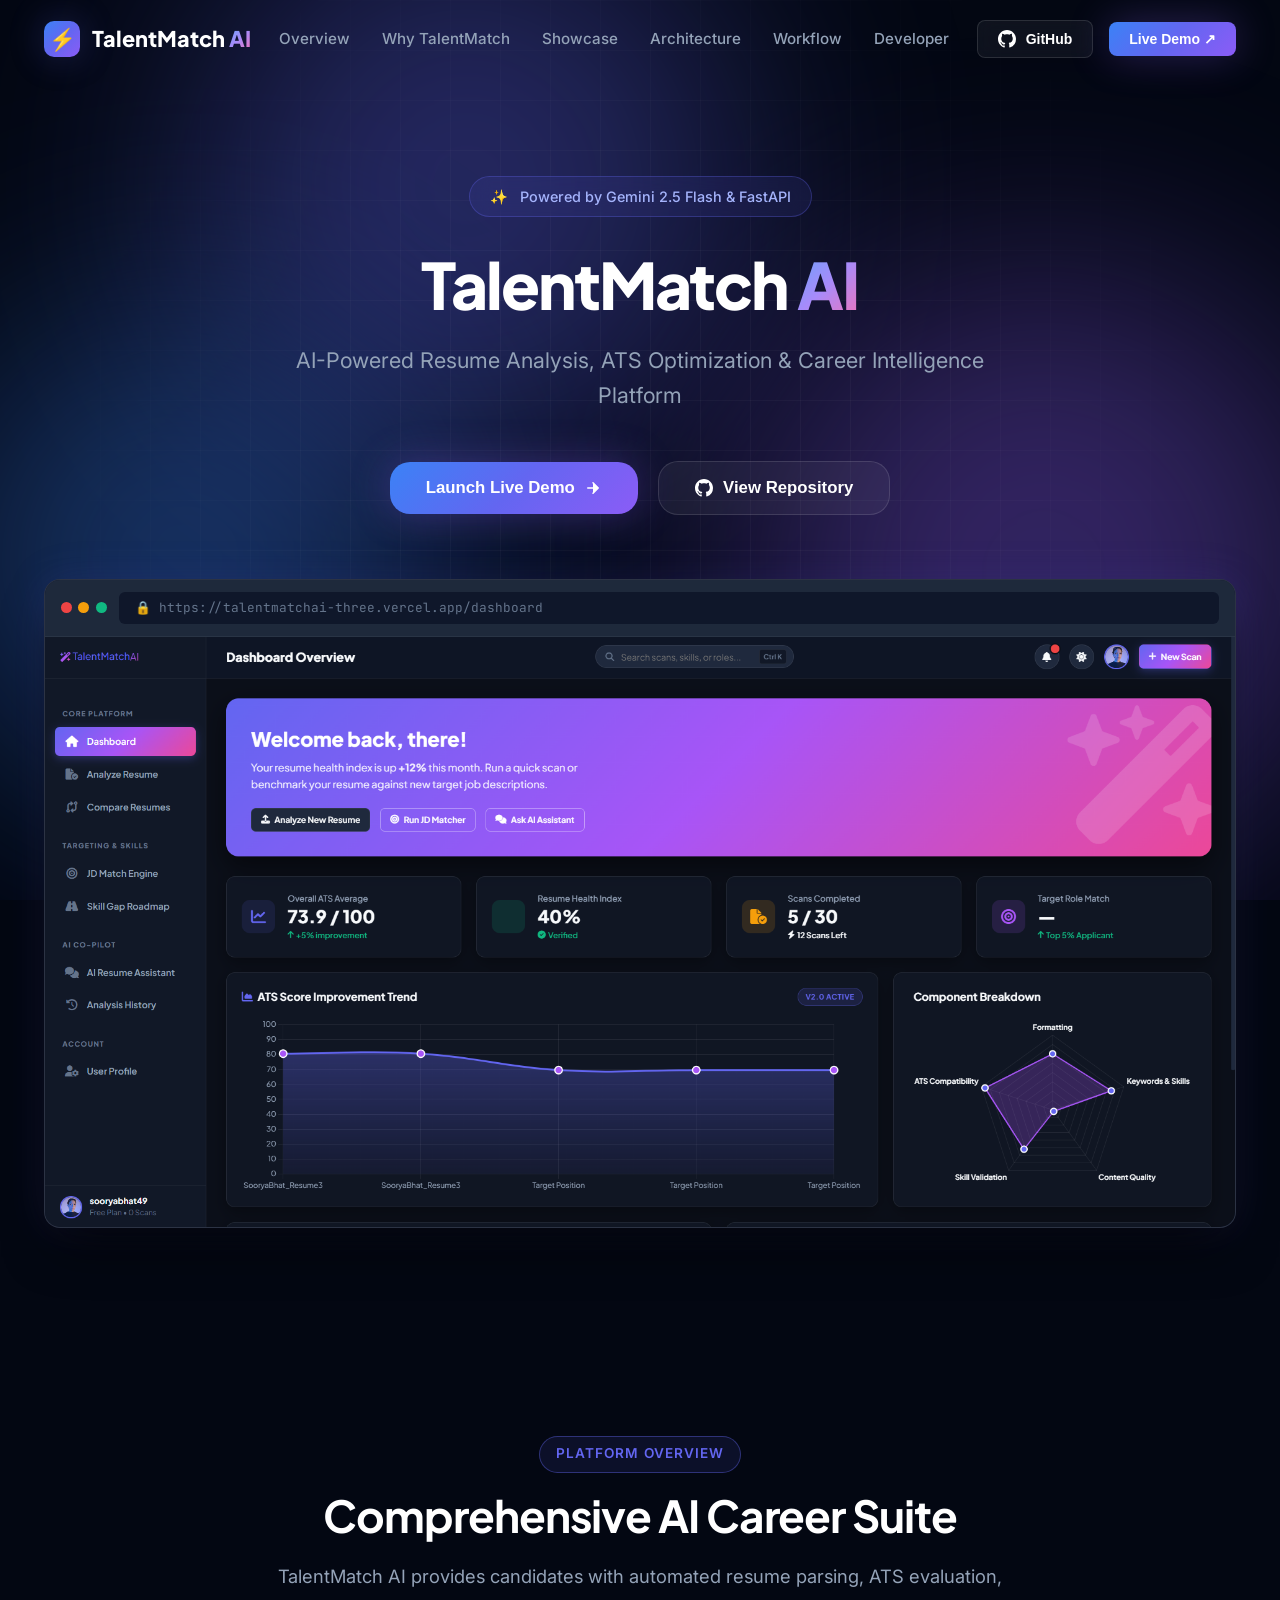
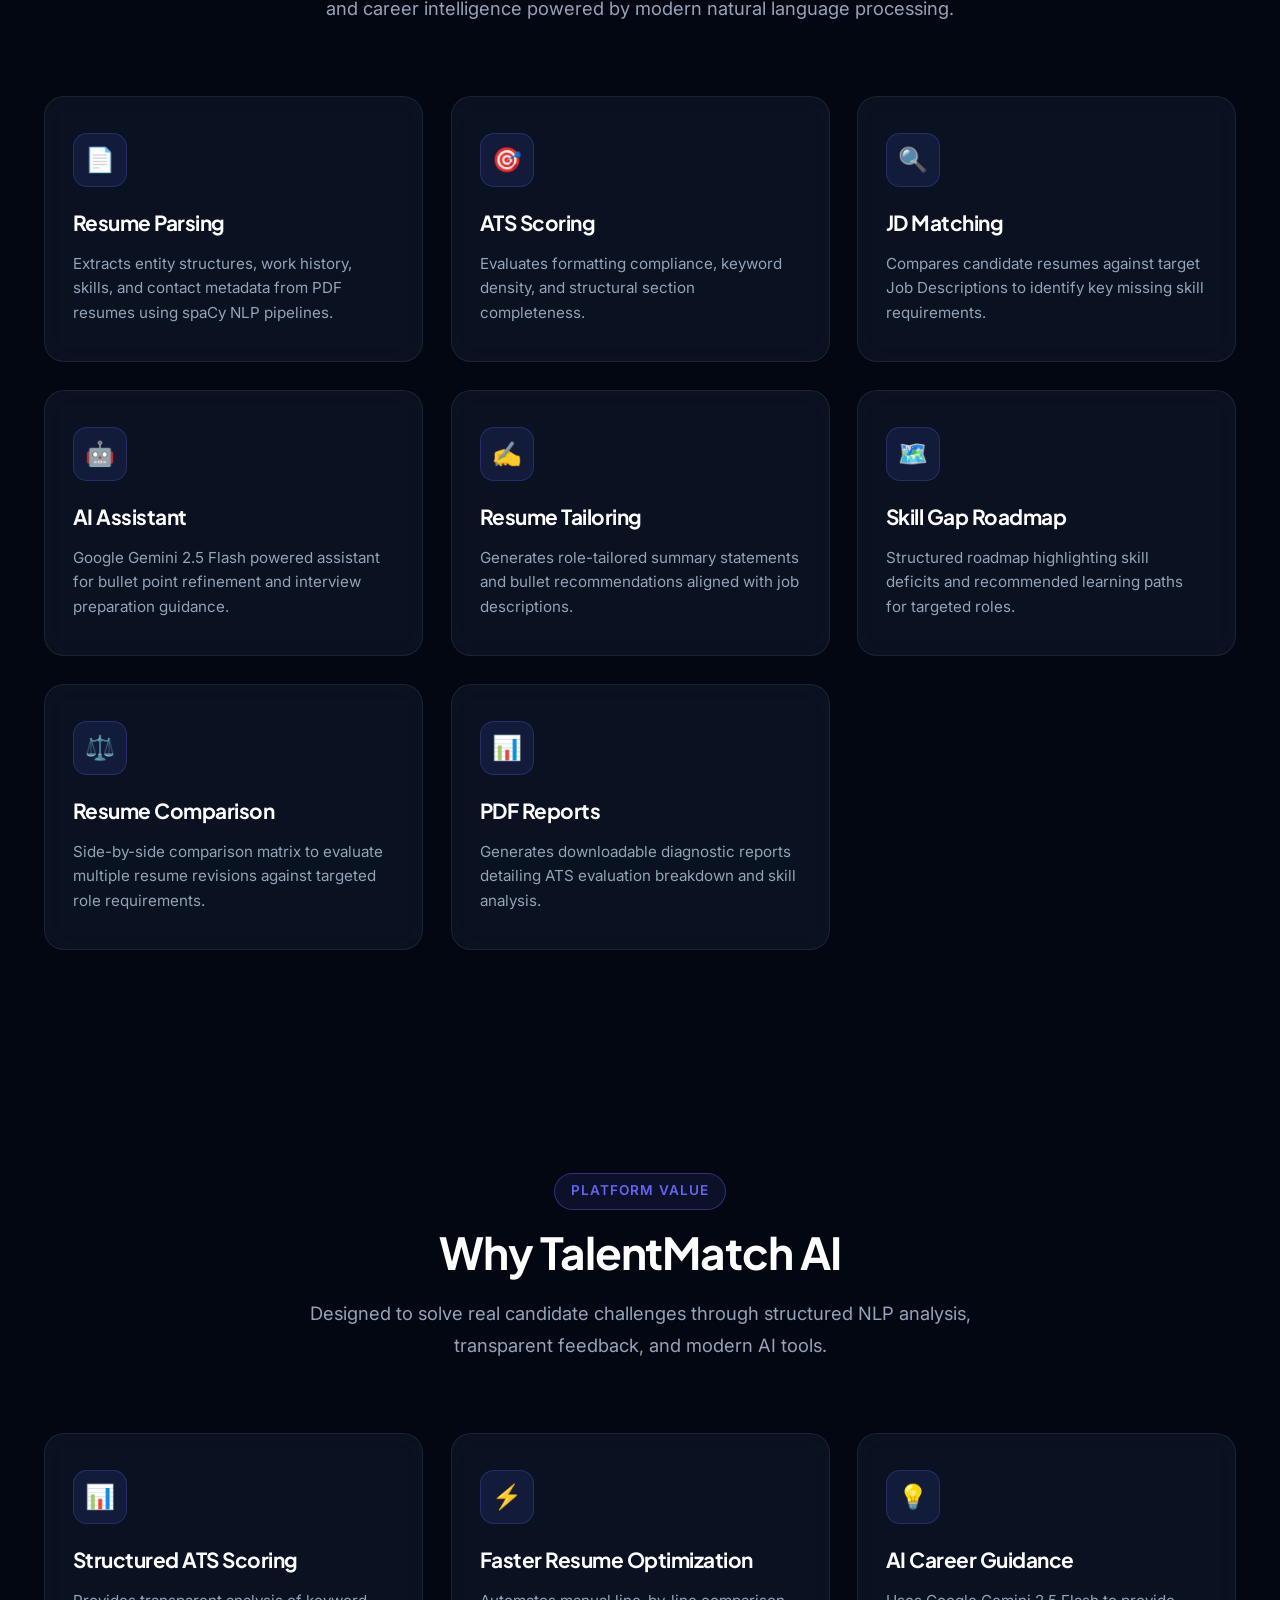
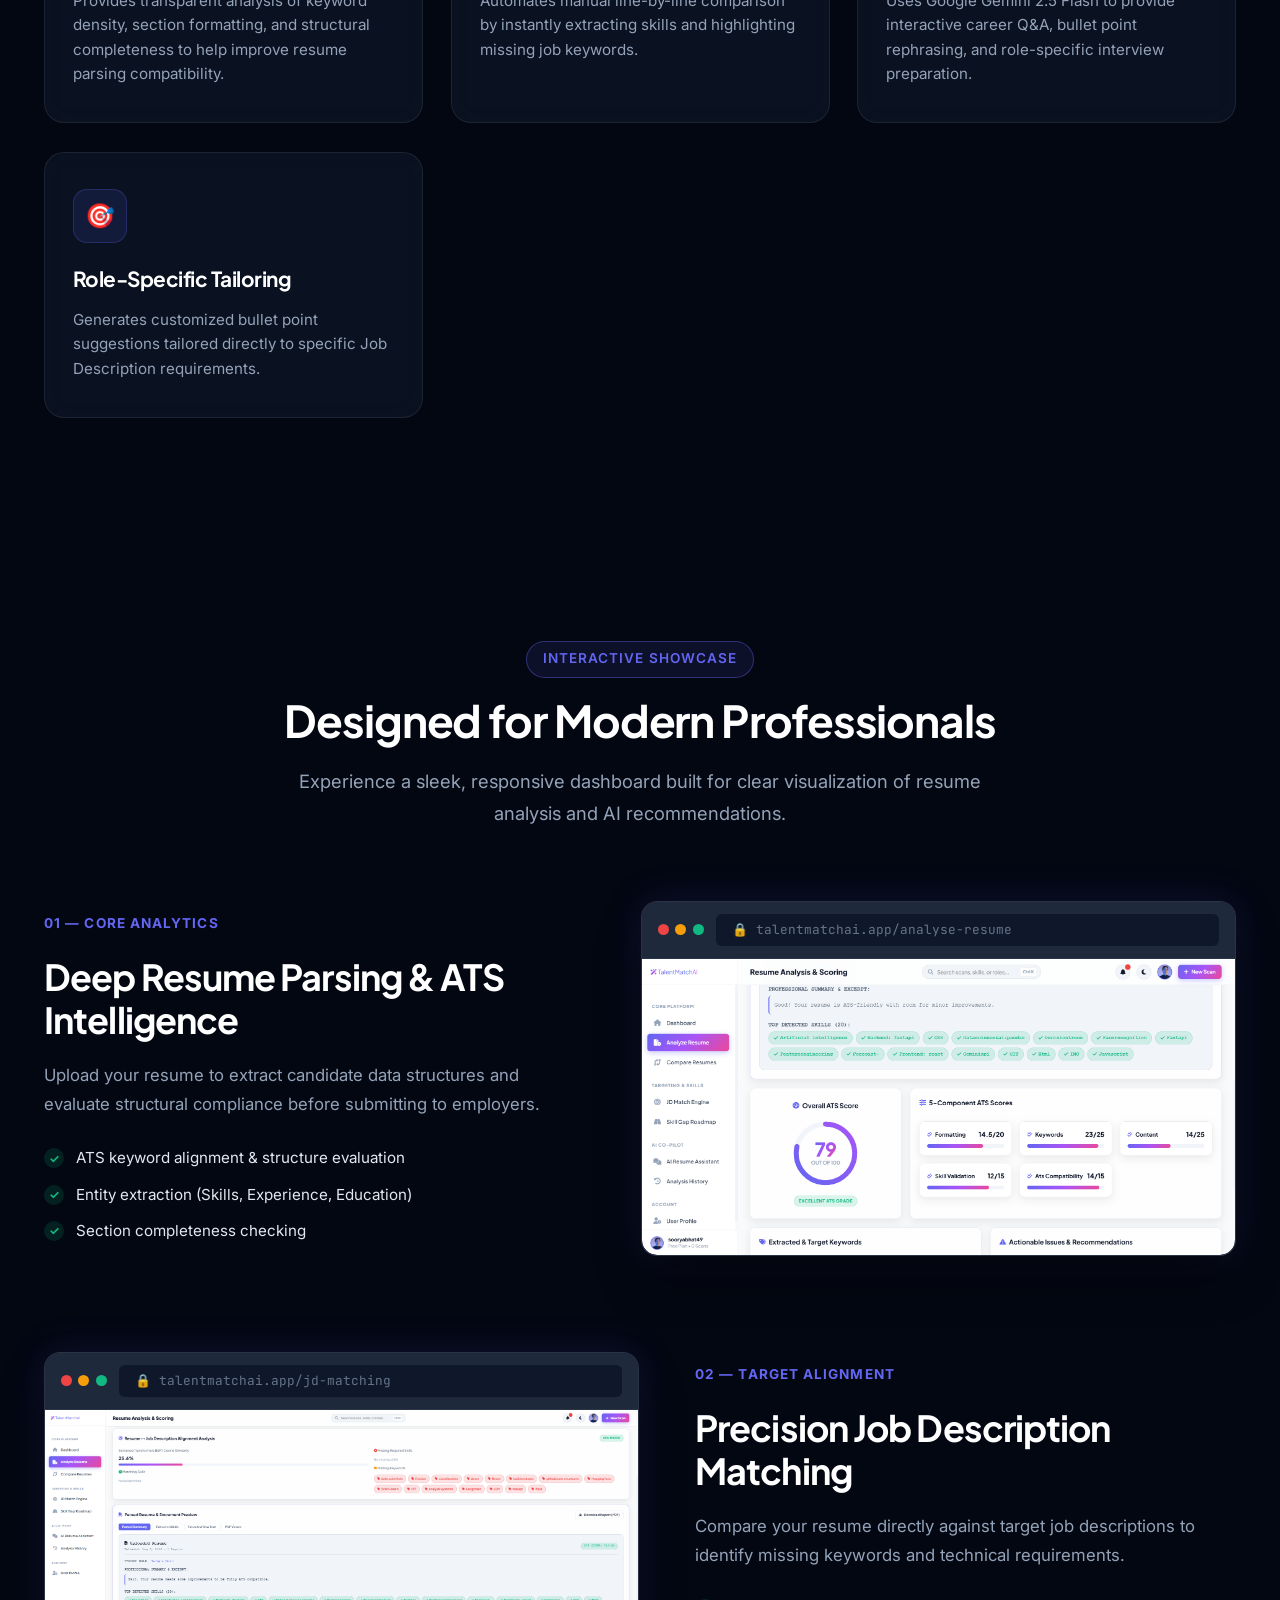
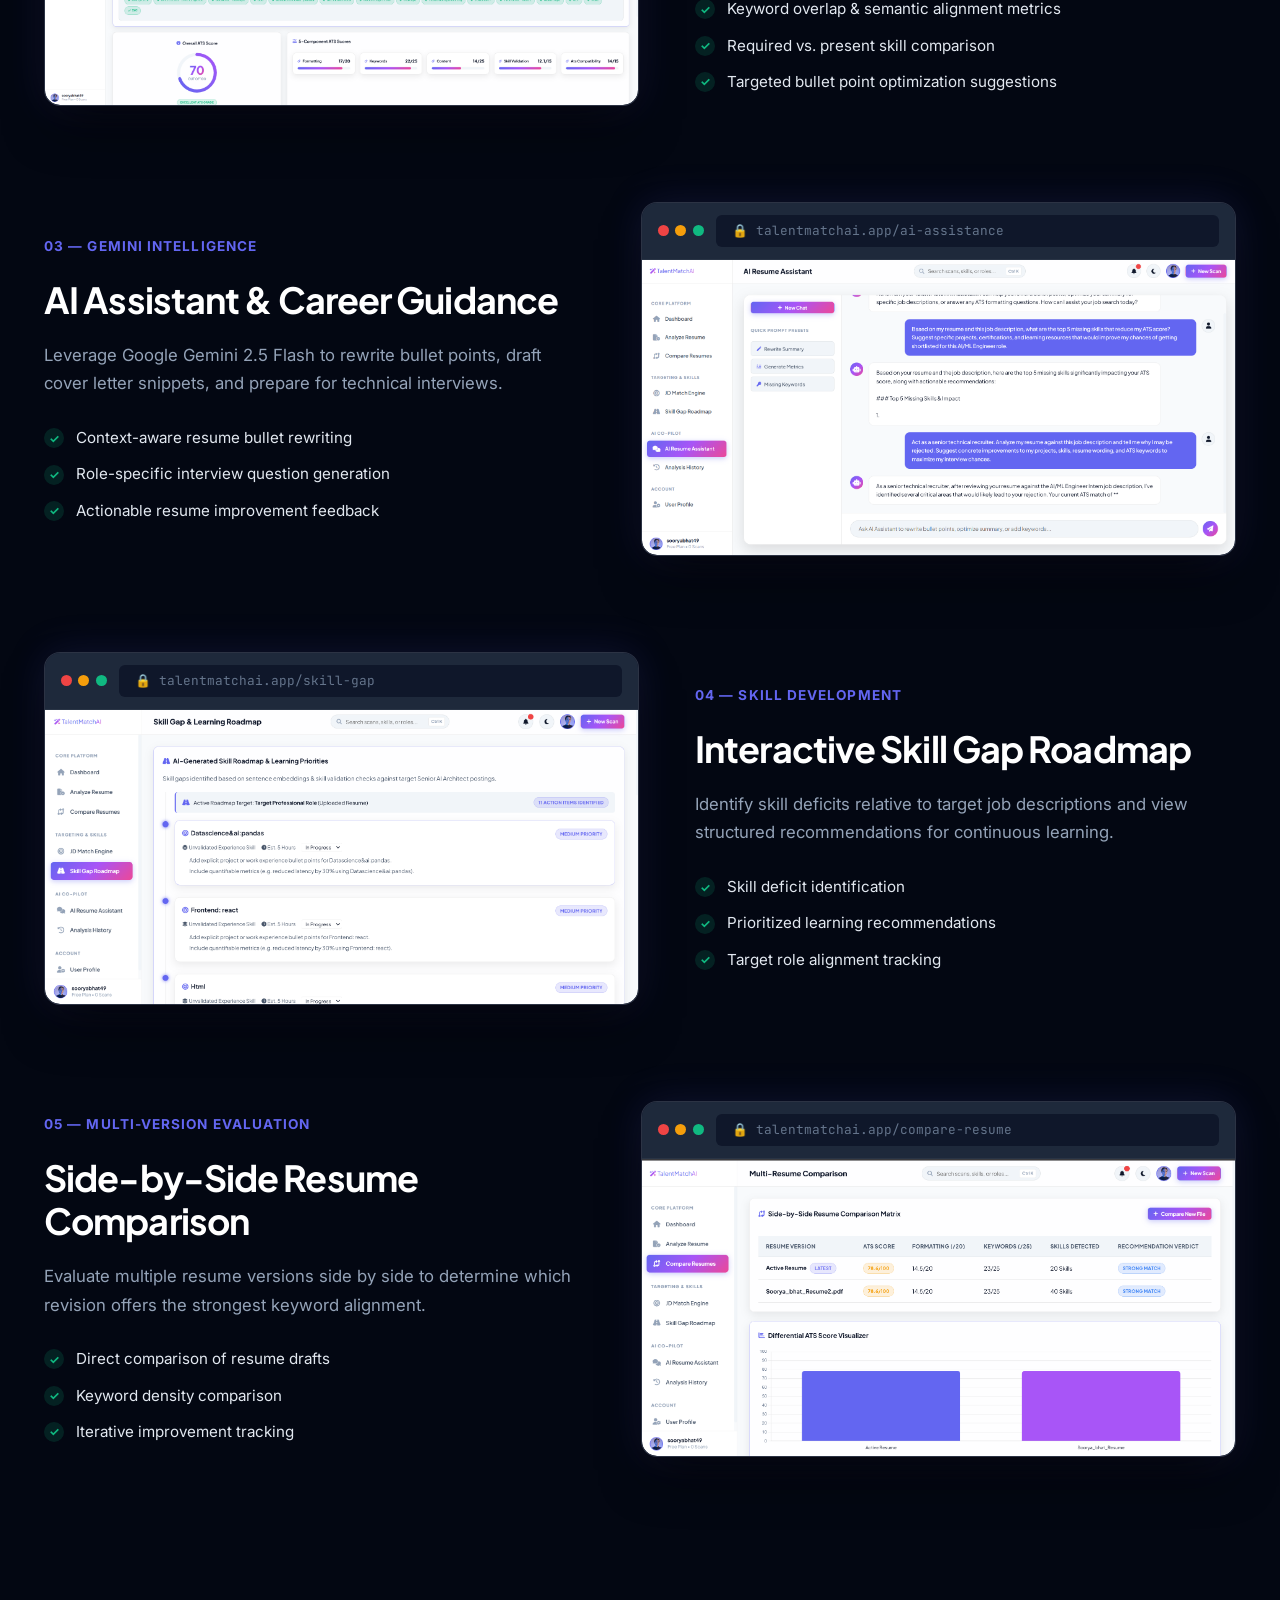
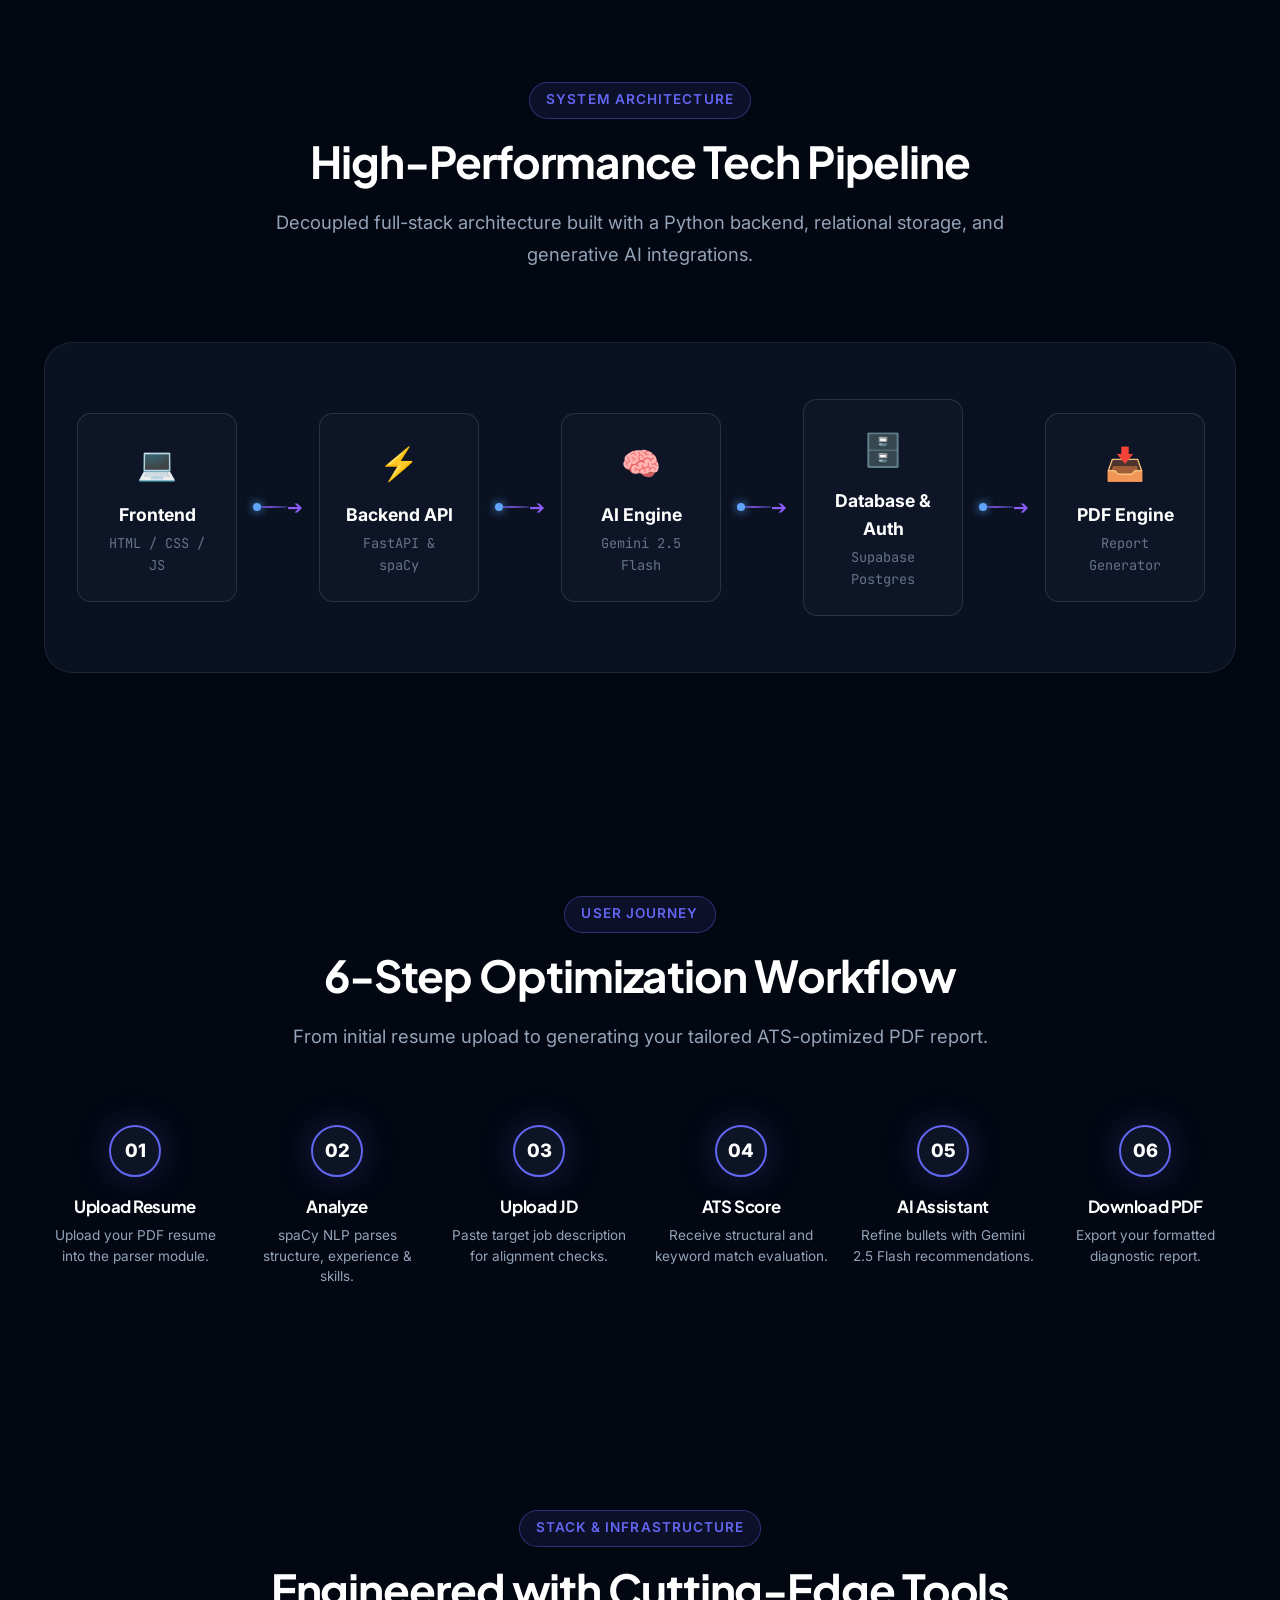
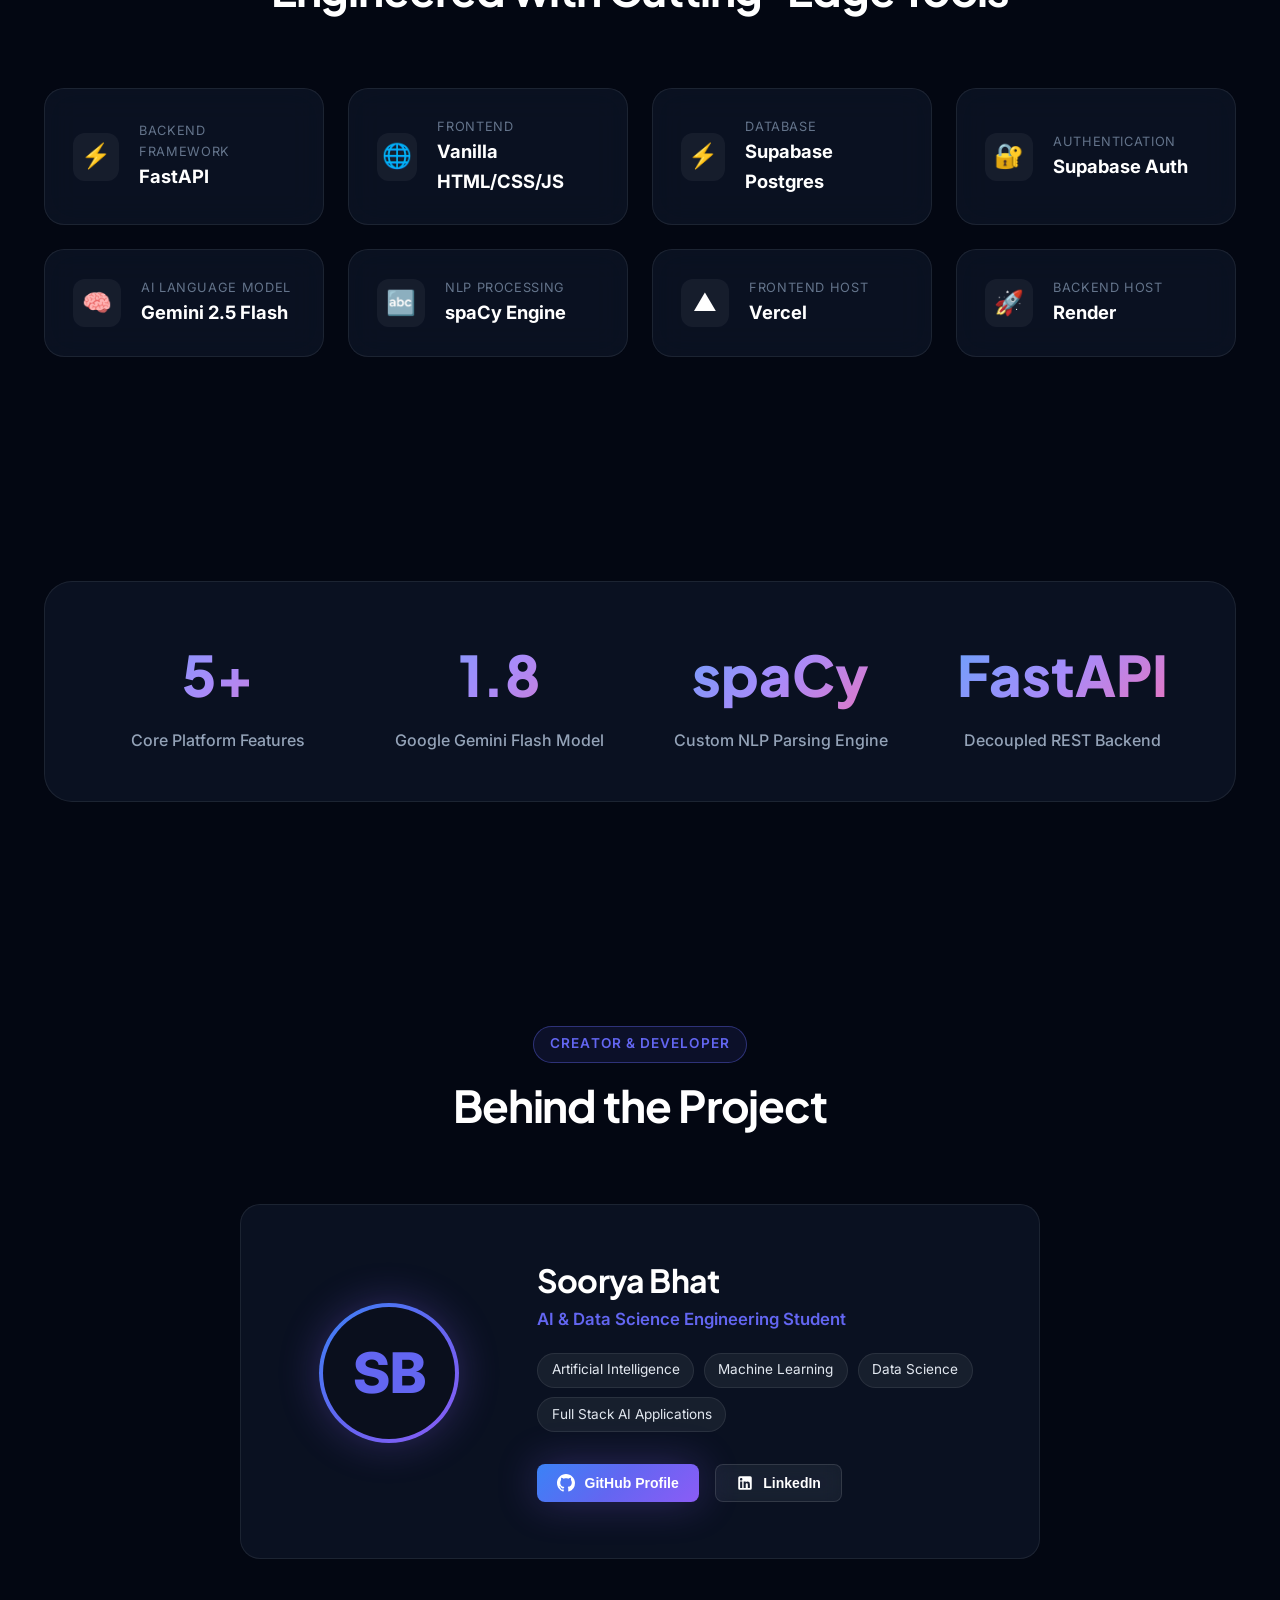
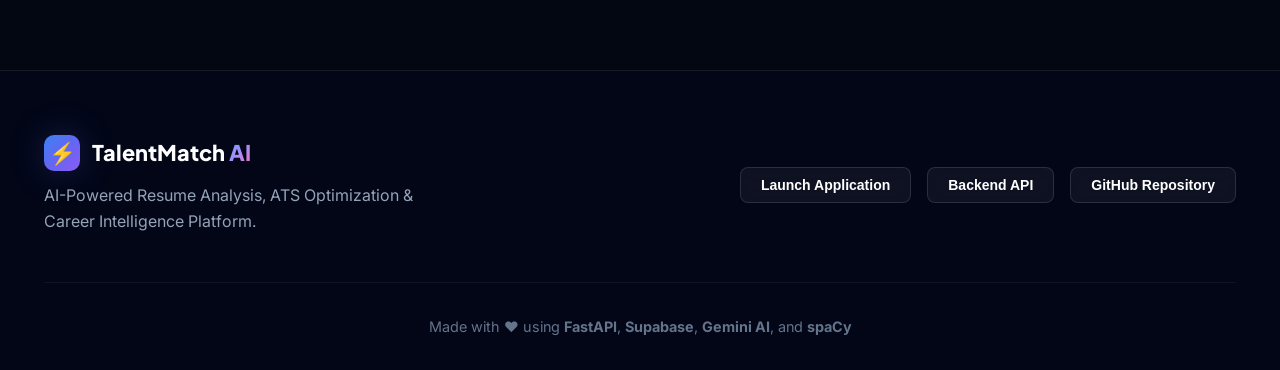
<file: TalentMatch-Landing/index.html>
<!DOCTYPE html>
<html lang="en">
<head>
  <meta charset="UTF-8">
  <meta name="viewport" content="width=device-width, initial-scale=1.0">
  <meta name="description" content="TalentMatch AI — AI-Powered Resume Analysis, ATS Optimization & Career Intelligence Platform built with FastAPI, Google Gemini 2.5 Flash, Supabase & spaCy.">
  <meta name="keywords" content="TalentMatch AI, ATS Resume Checker, AI Resume Analyzer, Career Intelligence, Gemini AI, FastAPI, Supabase">
  <meta name="author" content="Soorya Bhat">
  
  <!-- Open Graph / Social Meta -->
  <meta property="og:title" content="TalentMatch AI — Career Intelligence & ATS Platform">
  <meta property="og:description" content="AI-Powered Resume Analysis, ATS Optimization & Career Intelligence Platform.">
  <meta property="og:type" content="website">
  
  <title>TalentMatch AI — AI-Powered Resume & ATS Intelligence Platform</title>

  <!-- Favicon -->
  <link rel="icon" type="image/svg+xml" href="data:image/svg+xml,<svg xmlns='http://www.w3.org/2000/svg' viewBox='0 0 100 100'><text y='.9em' font-size='90'>🚀</text></svg>">

  <!-- Google Fonts -->
  <link rel="preconnect" href="https://fonts.googleapis.com">
  <link rel="preconnect" href="https://fonts.gstatic.com" crossorigin>
  <link href="https://fonts.googleapis.com/css2?family=Inter:wght@300;400;500;600;700;800&family=Plus+Jakarta+Sans:wght@400;500;600;700;800&family=JetBrains+Mono:wght@400;500;600&display=swap" rel="stylesheet">

  <!-- Stylesheets -->
  <link rel="stylesheet" href="assets/css/variables.css">
  <link rel="stylesheet" href="assets/css/main.css">
  <link rel="stylesheet" href="assets/css/components.css">
  <link rel="stylesheet" href="assets/css/animations.css">
</head>
<body>

  <!-- Ambient Animated Background Canvas -->
  <div class="bg-ambient">
    <div class="blob blob-1"></div>
    <div class="blob blob-2"></div>
    <div class="blob blob-3"></div>
  </div>
  <div class="bg-grid"></div>

  <!-- Navigation Bar -->
  <header>
    <nav class="navbar">
      <div class="container nav-container">
        <a href="#" class="nav-logo">
          <div class="logo-badge">⚡</div>
          <span>TalentMatch <span class="text-gradient">AI</span></span>
        </a>

        <ul class="nav-menu">
          <li><a href="#overview" class="nav-link">Overview</a></li>
          <li><a href="#features" class="nav-link">Why TalentMatch</a></li>
          <li><a href="#showcase" class="nav-link">Showcase</a></li>
          <li><a href="#architecture" class="nav-link">Architecture</a></li>
          <li><a href="#workflow" class="nav-link">Workflow</a></li>
          <li><a href="#developer" class="nav-link">Developer</a></li>
        </ul>

        <div class="nav-cta">
          <button class="btn btn-secondary btn-sm btn-github" id="nav-btn-repo">
            <svg class="btn-icon" viewBox="0 0 24 24"><path d="M12 0C5.37 0 0 5.37 0 12c0 5.31 3.435 9.795 8.205 11.385.6.105.825-.255.825-.57 0-.285-.015-1.23-.015-2.235-3.015.555-3.795-.735-4.035-1.41-.135-.345-.72-1.41-1.23-1.695-.42-.225-1.02-.78-.015-.795.945-.015 1.62.87 1.845 1.23 1.08 1.815 2.805 1.305 3.495.99.105-.78.42-1.305.765-1.605-2.67-.3-5.46-1.335-5.46-5.925 0-1.305.465-2.385 1.23-3.225-.12-.3-.54-1.53.12-3.18 0 0 1.005-.315 3.3 1.23.96-.27 1.98-.405 3-.405s2.04.135 3 .405c2.295-1.56 3.3-1.23 3.3-1.23.66 1.65.24 2.88.12 3.18.765.84 1.23 1.905 1.23 3.225 0 4.605-2.805 5.625-5.475 5.925.435.375.81 1.095.81 2.22 0 1.605-.015 2.895-.015 3.3 0 .315.225.69.825.57A12.02 12.02 0 0024 12c0-6.63-5.37-12-12-12z"/></svg>
            GitHub
          </button>
          <button class="btn btn-primary btn-sm btn-demo" id="nav-btn-demo">
            Live Demo ↗
          </button>
        </div>

        <button class="mobile-toggle" aria-label="Toggle Menu">☰</button>
      </div>
    </nav>
  </header>

  <main>
    <!-- ----------------------------------------------------------------------
         HERO SECTION
    ----------------------------------------------------------------------- -->
    <section class="hero" id="hero">
      <div class="container">
        <div class="hero-pill reveal-fade">
          <span class="hero-pill-sparkle">✨</span> Powered by Gemini 2.5 Flash & FastAPI
        </div>

        <h1 class="hero-title reveal-fade delay-100">
          TalentMatch <span class="text-gradient">AI</span>
        </h1>

        <p class="hero-subtitle reveal-fade delay-200">
          AI-Powered Resume Analysis, ATS Optimization & Career Intelligence Platform
        </p>

        <div class="hero-actions reveal-fade delay-300">
          <button class="btn btn-primary btn-lg btn-demo" id="hero-btn-demo">
            <span>Launch Live Demo</span>
            <svg class="btn-icon" viewBox="0 0 24 24"><path d="M5 12h14M12 5l7 7-7 7" stroke="currentColor" stroke-width="2" stroke-linecap="round" stroke-linejoin="round"/></svg>
          </button>
          
          <button class="btn btn-secondary btn-lg btn-github" id="hero-btn-repo">
            <svg class="btn-icon" viewBox="0 0 24 24"><path d="M12 0C5.37 0 0 5.37 0 12c0 5.31 3.435 9.795 8.205 11.385.6.105.825-.255.825-.57 0-.285-.015-1.23-.015-2.235-3.015.555-3.795-.735-4.035-1.41-.135-.345-.72-1.41-1.23-1.695-.42-.225-1.02-.78-.015-.795.945-.015 1.62.87 1.845 1.23 1.08 1.815 2.805 1.305 3.495.99.105-.78.42-1.305.765-1.605-2.67-.3-5.46-1.335-5.46-5.925 0-1.305.465-2.385 1.23-3.225-.12-.3-.54-1.53.12-3.18 0 0 1.005-.315 3.3 1.23.96-.27 1.98-.405 3-.405s2.04.135 3 .405c2.295-1.56 3.3-1.23 3.3-1.23.66 1.65.24 2.88.12 3.18.765.84 1.23 1.905 1.23 3.225 0 4.605-2.805 5.625-5.475 5.925.435.375.81 1.095.81 2.22 0 1.605-.015 2.895-.015 3.3 0 .315.225.69.825.57A12.02 12.02 0 0024 12c0-6.63-5.37-12-12-12z"/></svg>
            View Repository
          </button>
        </div>

        <!-- Apple-Style Hero Mockup Preview -->
        <div class="macbook-mockup animate-float reveal-zoom delay-400">
          <div class="mockup-header">
            <div class="dots">
              <span class="dot dot-red"></span>
              <span class="dot dot-yellow"></span>
              <span class="dot dot-green"></span>
            </div>
            <div class="mockup-address-bar">
              🔒 https://talentmatchai-three.vercel.app/dashboard
            </div>
          </div>
          <div class="mockup-body">
            <img src="assets/screenshots/Dashboard.png" alt="TalentMatch AI Dashboard Screenshot" class="mockup-img" loading="eager">
          </div>
        </div>
      </div>
    </section>

    <!-- ----------------------------------------------------------------------
         PROJECT OVERVIEW SECTION
    ----------------------------------------------------------------------- -->
    <section class="section" id="overview">
      <div class="container">
        <div class="section-header reveal-fade">
          <div class="section-tag">Platform Overview</div>
          <h2 class="section-title">Comprehensive AI Career Suite</h2>
          <p class="section-subtitle">
            TalentMatch AI provides candidates with automated resume parsing, ATS evaluation, and career intelligence powered by modern natural language processing.
          </p>
        </div>

        <div class="overview-grid">
          <div class="glass-card overview-card reveal-fade delay-100">
            <div class="card-icon-wrapper">📄</div>
            <h3 class="card-title">Resume Parsing</h3>
            <p class="card-desc">Extracts entity structures, work history, skills, and contact metadata from PDF resumes using spaCy NLP pipelines.</p>
          </div>

          <div class="glass-card overview-card reveal-fade delay-200">
            <div class="card-icon-wrapper">🎯</div>
            <h3 class="card-title">ATS Scoring</h3>
            <p class="card-desc">Evaluates formatting compliance, keyword density, and structural section completeness.</p>
          </div>

          <div class="glass-card overview-card reveal-fade delay-300">
            <div class="card-icon-wrapper">🔍</div>
            <h3 class="card-title">JD Matching</h3>
            <p class="card-desc">Compares candidate resumes against target Job Descriptions to identify key missing skill requirements.</p>
          </div>

          <div class="glass-card overview-card reveal-fade delay-400">
            <div class="card-icon-wrapper">🤖</div>
            <h3 class="card-title">AI Assistant</h3>
            <p class="card-desc">Google Gemini 2.5 Flash powered assistant for bullet point refinement and interview preparation guidance.</p>
          </div>

          <div class="glass-card overview-card reveal-fade delay-100">
            <div class="card-icon-wrapper">✍️</div>
            <h3 class="card-title">Resume Tailoring</h3>
            <p class="card-desc">Generates role-tailored summary statements and bullet recommendations aligned with job descriptions.</p>
          </div>

          <div class="glass-card overview-card reveal-fade delay-200">
            <div class="card-icon-wrapper">🗺️</div>
            <h3 class="card-title">Skill Gap Roadmap</h3>
            <p class="card-desc">Structured roadmap highlighting skill deficits and recommended learning paths for targeted roles.</p>
          </div>

          <div class="glass-card overview-card reveal-fade delay-300">
            <div class="card-icon-wrapper">⚖️</div>
            <h3 class="card-title">Resume Comparison</h3>
            <p class="card-desc">Side-by-side comparison matrix to evaluate multiple resume revisions against targeted role requirements.</p>
          </div>

          <div class="glass-card overview-card reveal-fade delay-400">
            <div class="card-icon-wrapper">📊</div>
            <h3 class="card-title">PDF Reports</h3>
            <p class="card-desc">Generates downloadable diagnostic reports detailing ATS evaluation breakdown and skill analysis.</p>
          </div>
        </div>
      </div>
    </section>

    <!-- ----------------------------------------------------------------------
         WHY TALENTMATCH AI SECTION (FACTUAL & VERIFIABLE)
    ----------------------------------------------------------------------- -->
    <section class="section" id="features">
      <div class="container">
        <div class="section-header reveal-fade">
          <div class="section-tag">Platform Value</div>
          <h2 class="section-title">Why TalentMatch AI</h2>
          <p class="section-subtitle">
            Designed to solve real candidate challenges through structured NLP analysis, transparent feedback, and modern AI tools.
          </p>
        </div>

        <div class="overview-grid">
          <div class="glass-card overview-card reveal-fade delay-100">
            <div class="card-icon-wrapper">📊</div>
            <h3 class="card-title">Structured ATS Scoring</h3>
            <p class="card-desc">Provides transparent analysis of keyword density, section formatting, and structural completeness to help improve resume parsing compatibility.</p>
          </div>

          <div class="glass-card overview-card reveal-fade delay-200">
            <div class="card-icon-wrapper">⚡</div>
            <h3 class="card-title">Faster Resume Optimization</h3>
            <p class="card-desc">Automates manual line-by-line comparison by instantly extracting skills and highlighting missing job keywords.</p>
          </div>

          <div class="glass-card overview-card reveal-fade delay-300">
            <div class="card-icon-wrapper">💡</div>
            <h3 class="card-title">AI Career Guidance</h3>
            <p class="card-desc">Uses Google Gemini 2.5 Flash to provide interactive career Q&A, bullet point rephrasing, and role-specific interview preparation.</p>
          </div>

          <div class="glass-card overview-card reveal-fade delay-400">
            <div class="card-icon-wrapper">🎯</div>
            <h3 class="card-title">Role-Specific Tailoring</h3>
            <p class="card-desc">Generates customized bullet point suggestions tailored directly to specific Job Description requirements.</p>
          </div>
        </div>
      </div>
    </section>

    <!-- ----------------------------------------------------------------------
         INTERACTIVE SCREENSHOTS SHOWCASE (APPLE-STYLE)
    ----------------------------------------------------------------------- -->
    <section class="section" id="showcase">
      <div class="container">
        <div class="section-header reveal-fade">
          <div class="section-tag">Interactive Showcase</div>
          <h2 class="section-title">Designed for Modern Professionals</h2>
          <p class="section-subtitle">
            Experience a sleek, responsive dashboard built for clear visualization of resume analysis and AI recommendations.
          </p>
        </div>

        <div class="showcase-container">
          <!-- Row 1: Deep Resume Analysis -->
          <div class="showcase-row">
            <div class="showcase-text reveal-slide-left">
              <div class="showcase-badge">01 — Core Analytics</div>
              <h3 class="showcase-heading">Deep Resume Parsing & ATS Intelligence</h3>
              <p class="showcase-paragraph">
                Upload your resume to extract candidate data structures and evaluate structural compliance before submitting to employers.
              </p>
              <ul class="showcase-highlights">
                <li class="showcase-item"><span class="check-icon">✓</span> ATS keyword alignment & structure evaluation</li>
                <li class="showcase-item"><span class="check-icon">✓</span> Entity extraction (Skills, Experience, Education)</li>
                <li class="showcase-item"><span class="check-icon">✓</span> Section completeness checking</li>
              </ul>
            </div>
            <div class="showcase-mockup reveal-slide-right">
              <div class="macbook-mockup">
                <div class="mockup-header">
                  <div class="dots"><span class="dot dot-red"></span><span class="dot dot-yellow"></span><span class="dot dot-green"></span></div>
                  <div class="mockup-address-bar">🔒 talentmatchai.app/analyse-resume</div>
                </div>
                <div class="mockup-body">
                  <img src="assets/screenshots/Analyse_resume.png" alt="Resume Analysis Screen" class="mockup-img" loading="lazy">
                </div>
              </div>
            </div>
          </div>

          <!-- Row 2: JD Matching -->
          <div class="showcase-row reverse">
            <div class="showcase-text reveal-slide-right">
              <div class="showcase-badge">02 — Target Alignment</div>
              <h3 class="showcase-heading">Precision Job Description Matching</h3>
              <p class="showcase-paragraph">
                Compare your resume directly against target job descriptions to identify missing keywords and technical requirements.
              </p>
              <ul class="showcase-highlights">
                <li class="showcase-item"><span class="check-icon">✓</span> Keyword overlap & semantic alignment metrics</li>
                <li class="showcase-item"><span class="check-icon">✓</span> Required vs. present skill comparison</li>
                <li class="showcase-item"><span class="check-icon">✓</span> Targeted bullet point optimization suggestions</li>
              </ul>
            </div>
            <div class="showcase-mockup reveal-slide-left">
              <div class="macbook-mockup">
                <div class="mockup-header">
                  <div class="dots"><span class="dot dot-red"></span><span class="dot dot-yellow"></span><span class="dot dot-green"></span></div>
                  <div class="mockup-address-bar">🔒 talentmatchai.app/jd-matching</div>
                </div>
                <div class="mockup-body">
                  <img src="assets/screenshots/JD_matching.png" alt="JD Matching Screen" class="mockup-img" loading="lazy">
                </div>
              </div>
            </div>
          </div>

          <!-- Row 3: AI Career Copilot -->
          <div class="showcase-row">
            <div class="showcase-text reveal-slide-left">
              <div class="showcase-badge">03 — Gemini Intelligence</div>
              <h3 class="showcase-heading">AI Assistant & Career Guidance</h3>
              <p class="showcase-paragraph">
                Leverage Google Gemini 2.5 Flash to rewrite bullet points, draft cover letter snippets, and prepare for technical interviews.
              </p>
              <ul class="showcase-highlights">
                <li class="showcase-item"><span class="check-icon">✓</span> Context-aware resume bullet rewriting</li>
                <li class="showcase-item"><span class="check-icon">✓</span> Role-specific interview question generation</li>
                <li class="showcase-item"><span class="check-icon">✓</span> Actionable resume improvement feedback</li>
              </ul>
            </div>
            <div class="showcase-mockup reveal-slide-right">
              <div class="macbook-mockup">
                <div class="mockup-header">
                  <div class="dots"><span class="dot dot-red"></span><span class="dot dot-yellow"></span><span class="dot dot-green"></span></div>
                  <div class="mockup-address-bar">🔒 talentmatchai.app/ai-assistance</div>
                </div>
                <div class="mockup-body">
                  <img src="assets/screenshots/AI_assistance.png" alt="AI Assistance Screen" class="mockup-img" loading="lazy">
                </div>
              </div>
            </div>
          </div>

          <!-- Row 4: Skill Gap & Learning Roadmap -->
          <div class="showcase-row reverse">
            <div class="showcase-text reveal-slide-right">
              <div class="showcase-badge">04 — Skill Development</div>
              <h3 class="showcase-heading">Interactive Skill Gap Roadmap</h3>
              <p class="showcase-paragraph">
                Identify skill deficits relative to target job descriptions and view structured recommendations for continuous learning.
              </p>
              <ul class="showcase-highlights">
                <li class="showcase-item"><span class="check-icon">✓</span> Skill deficit identification</li>
                <li class="showcase-item"><span class="check-icon">✓</span> Prioritized learning recommendations</li>
                <li class="showcase-item"><span class="check-icon">✓</span> Target role alignment tracking</li>
              </ul>
            </div>
            <div class="showcase-mockup reveal-slide-left">
              <div class="macbook-mockup">
                <div class="mockup-header">
                  <div class="dots"><span class="dot dot-red"></span><span class="dot dot-yellow"></span><span class="dot dot-green"></span></div>
                  <div class="mockup-address-bar">🔒 talentmatchai.app/skill-gap</div>
                </div>
                <div class="mockup-body">
                  <img src="assets/screenshots/skill_gap.png" alt="Skill Gap Screen" class="mockup-img" loading="lazy">
                </div>
              </div>
            </div>
          </div>

          <!-- Row 5: Multi-Resume Comparison -->
          <div class="showcase-row">
            <div class="showcase-text reveal-slide-left">
              <div class="showcase-badge">05 — Multi-Version Evaluation</div>
              <h3 class="showcase-heading">Side-by-Side Resume Comparison</h3>
              <p class="showcase-paragraph">
                Evaluate multiple resume versions side by side to determine which revision offers the strongest keyword alignment.
              </p>
              <ul class="showcase-highlights">
                <li class="showcase-item"><span class="check-icon">✓</span> Direct comparison of resume drafts</li>
                <li class="showcase-item"><span class="check-icon">✓</span> Keyword density comparison</li>
                <li class="showcase-item"><span class="check-icon">✓</span> Iterative improvement tracking</li>
              </ul>
            </div>
            <div class="showcase-mockup reveal-slide-right">
              <div class="macbook-mockup">
                <div class="mockup-header">
                  <div class="dots"><span class="dot dot-red"></span><span class="dot dot-yellow"></span><span class="dot dot-green"></span></div>
                  <div class="mockup-address-bar">🔒 talentmatchai.app/compare-resume</div>
                </div>
                <div class="mockup-body">
                  <img src="assets/screenshots/Compare_resume.png" alt="Compare Resume Screen" class="mockup-img" loading="lazy">
                </div>
              </div>
            </div>
          </div>
        </div>
      </div>
    </section>

    <!-- ----------------------------------------------------------------------
         ARCHITECTURE SECTION (HTML/CSS ONLY)
    ----------------------------------------------------------------------- -->
    <section class="section" id="architecture">
      <div class="container">
        <div class="section-header reveal-fade">
          <div class="section-tag">System Architecture</div>
          <h2 class="section-title">High-Performance Tech Pipeline</h2>
          <p class="section-subtitle">
            Decoupled full-stack architecture built with a Python backend, relational storage, and generative AI integrations.
          </p>
        </div>

        <div class="arch-diagram reveal-zoom">
          <!-- Node 1: Frontend -->
          <div class="arch-node">
            <span class="node-icon">💻</span>
            <div class="node-title">Frontend</div>
            <div class="node-tech">HTML / CSS / JS</div>
          </div>

          <!-- Connector 1 -->
          <div class="arch-connector">
            <div class="connector-line">
              <div class="pulse-dot"></div>
            </div>
            <span class="connector-arrow">➔</span>
          </div>

          <!-- Node 2: Backend -->
          <div class="arch-node">
            <span class="node-icon">⚡</span>
            <div class="node-title">Backend API</div>
            <div class="node-tech">FastAPI & spaCy</div>
          </div>

          <!-- Connector 2 -->
          <div class="arch-connector">
            <div class="connector-line">
              <div class="pulse-dot" style="animation-delay: 0.8s;"></div>
            </div>
            <span class="connector-arrow">➔</span>
          </div>

          <!-- Node 3: Gemini AI -->
          <div class="arch-node">
            <span class="node-icon">🧠</span>
            <div class="node-title">AI Engine</div>
            <div class="node-tech">Gemini 2.5 Flash</div>
          </div>

          <!-- Connector 3 -->
          <div class="arch-connector">
            <div class="connector-line">
              <div class="pulse-dot" style="animation-delay: 1.6s;"></div>
            </div>
            <span class="connector-arrow">➔</span>
          </div>

          <!-- Node 4: Supabase -->
          <div class="arch-node">
            <span class="node-icon">🗄️</span>
            <div class="node-title">Database & Auth</div>
            <div class="node-tech">Supabase Postgres</div>
          </div>

          <!-- Connector 4 -->
          <div class="arch-connector">
            <div class="connector-line">
              <div class="pulse-dot" style="animation-delay: 2.2s;"></div>
            </div>
            <span class="connector-arrow">➔</span>
          </div>

          <!-- Node 5: PDF -->
          <div class="arch-node">
            <span class="node-icon">📥</span>
            <div class="node-title">PDF Engine</div>
            <div class="node-tech">Report Generator</div>
          </div>
        </div>
      </div>
    </section>

    <!-- ----------------------------------------------------------------------
         WORKFLOW TIMELINE SECTION
    ----------------------------------------------------------------------- -->
    <section class="section" id="workflow">
      <div class="container">
        <div class="section-header reveal-fade">
          <div class="section-tag">User Journey</div>
          <h2 class="section-title">6-Step Optimization Workflow</h2>
          <p class="section-subtitle">
            From initial resume upload to generating your tailored ATS-optimized PDF report.
          </p>
        </div>

        <div class="workflow-timeline">
          <div class="workflow-step reveal-fade delay-100">
            <div class="step-number">01</div>
            <h4 class="step-title">Upload Resume</h4>
            <p class="step-desc">Upload your PDF resume into the parser module.</p>
          </div>

          <div class="workflow-step reveal-fade delay-200">
            <div class="step-number">02</div>
            <h4 class="step-title">Analyze</h4>
            <p class="step-desc">spaCy NLP parses structure, experience & skills.</p>
          </div>

          <div class="workflow-step reveal-fade delay-300">
            <div class="step-number">03</div>
            <h4 class="step-title">Upload JD</h4>
            <p class="step-desc">Paste target job description for alignment checks.</p>
          </div>

          <div class="workflow-step reveal-fade delay-400">
            <div class="step-number">04</div>
            <h4 class="step-title">ATS Score</h4>
            <p class="step-desc">Receive structural and keyword match evaluation.</p>
          </div>

          <div class="workflow-step reveal-fade delay-500">
            <div class="step-number">05</div>
            <h4 class="step-title">AI Assistant</h4>
            <p class="step-desc">Refine bullets with Gemini 2.5 Flash recommendations.</p>
          </div>

          <div class="workflow-step reveal-fade delay-500">
            <div class="step-number">06</div>
            <h4 class="step-title">Download PDF</h4>
            <p class="step-desc">Export your formatted diagnostic report.</p>
          </div>
        </div>
      </div>
    </section>

    <!-- ----------------------------------------------------------------------
         TECHNOLOGY STACK MATRIX
    ----------------------------------------------------------------------- -->
    <section class="section" id="techstack">
      <div class="container">
        <div class="section-header reveal-fade">
          <div class="section-tag">Stack & Infrastructure</div>
          <h2 class="section-title">Engineered with Cutting-Edge Tools</h2>
        </div>

        <div class="tech-grid">
          <div class="glass-card tech-card reveal-fade delay-100">
            <div class="tech-icon">⚡</div>
            <div>
              <div class="tech-label">Backend Framework</div>
              <div class="tech-name">FastAPI</div>
            </div>
          </div>

          <div class="glass-card tech-card reveal-fade delay-200">
            <div class="tech-icon">🌐</div>
            <div>
              <div class="tech-label">Frontend</div>
              <div class="tech-name">Vanilla HTML/CSS/JS</div>
            </div>
          </div>

          <div class="glass-card tech-card reveal-fade delay-300">
            <div class="tech-icon">⚡</div>
            <div>
              <div class="tech-label">Database</div>
              <div class="tech-name">Supabase Postgres</div>
            </div>
          </div>

          <div class="glass-card tech-card reveal-fade delay-400">
            <div class="tech-icon">🔐</div>
            <div>
              <div class="tech-label">Authentication</div>
              <div class="tech-name">Supabase Auth</div>
            </div>
          </div>

          <div class="glass-card tech-card reveal-fade delay-100">
            <div class="tech-icon">🧠</div>
            <div>
              <div class="tech-label">AI Language Model</div>
              <div class="tech-name">Gemini 2.5 Flash</div>
            </div>
          </div>

          <div class="glass-card tech-card reveal-fade delay-200">
            <div class="tech-icon">🔤</div>
            <div>
              <div class="tech-label">NLP Processing</div>
              <div class="tech-name">spaCy Engine</div>
            </div>
          </div>

          <div class="glass-card tech-card reveal-fade delay-300">
            <div class="tech-icon">▲</div>
            <div>
              <div class="tech-label">Frontend Host</div>
              <div class="tech-name">Vercel</div>
            </div>
          </div>

          <div class="glass-card tech-card reveal-fade delay-400">
            <div class="tech-icon">🚀</div>
            <div>
              <div class="tech-label">Backend Host</div>
              <div class="tech-name">Render</div>
            </div>
          </div>
        </div>
      </div>
    </section>

    <!-- ----------------------------------------------------------------------
         OBJECTIVE TECHNICAL HIGHLIGHTS (100% VERIFIABLE)
    ----------------------------------------------------------------------- -->
    <section class="section">
      <div class="container">
        <div class="stats-grid reveal-zoom">
          <div>
            <div class="stat-number" data-target="8" data-suffix="+">0</div>
            <div class="stat-label">Core Platform Features</div>
          </div>
          <div>
            <div class="stat-number" data-target="2.5">0</div>
            <div class="stat-label">Google Gemini Flash Model</div>
          </div>
          <div>
            <div class="stat-number" data-target="spaCy">spaCy</div>
            <div class="stat-label">Custom NLP Parsing Engine</div>
          </div>
          <div>
            <div class="stat-number" data-target="FastAPI">FastAPI</div>
            <div class="stat-label">Decoupled REST Backend</div>
          </div>
        </div>
      </div>
    </section>

    <!-- ----------------------------------------------------------------------
         DEVELOPER SECTION
    ----------------------------------------------------------------------- -->
    <section class="section" id="developer">
      <div class="container">
        <div class="section-header reveal-fade">
          <div class="section-tag">Creator & Developer</div>
          <h2 class="section-title">Behind the Project</h2>
        </div>

        <div class="dev-card-wrapper reveal-zoom">
          <div class="glass-card dev-card">
            <div class="dev-avatar-container">
              <div class="dev-avatar">
                <div class="dev-avatar-inner">SB</div>
              </div>
            </div>

            <div class="dev-info">
              <h3>Soorya Bhat</h3>
              <div class="dev-role">AI & Data Science Engineering Student</div>
              
              <div class="dev-tags">
                <span class="dev-tag">Artificial Intelligence</span>
                <span class="dev-tag">Machine Learning</span>
                <span class="dev-tag">Data Science</span>
                <span class="dev-tag">Full Stack AI Applications</span>
              </div>

              <div class="dev-socials">
                <button class="btn btn-primary btn-sm btn-profile" id="dev-btn-github">
                  <svg class="btn-icon" viewBox="0 0 24 24"><path d="M12 0C5.37 0 0 5.37 0 12c0 5.31 3.435 9.795 8.205 11.385.6.105.825-.255.825-.57 0-.285-.015-1.23-.015-2.235-3.015.555-3.795-.735-4.035-1.41-.135-.345-.72-1.41-1.23-1.695-.42-.225-1.02-.78-.015-.795.945-.015 1.62.87 1.845 1.23 1.08 1.815 2.805 1.305 3.495.99.105-.78.42-1.305.765-1.605-2.67-.3-5.46-1.335-5.46-5.925 0-1.305.465-2.385 1.23-3.225-.12-.3-.54-1.53.12-3.18 0 0 1.005-.315 3.3 1.23.96-.27 1.98-.405 3-.405s2.04.135 3 .405c2.295-1.56 3.3-1.23 3.3-1.23.66 1.65.24 2.88.12 3.18.765.84 1.23 1.905 1.23 3.225 0 4.605-2.805 5.625-5.475 5.925.435.375.81 1.095.81 2.22 0 1.605-.015 2.895-.015 3.3 0 .315.225.69.825.57A12.02 12.02 0 0024 12c0-6.63-5.37-12-12-12z"/></svg>
                  GitHub Profile
                </button>

                <button class="btn btn-secondary btn-sm btn-linkedin" id="dev-btn-linkedin">
                  <svg class="btn-icon" viewBox="0 0 24 24"><path d="M19 3a2 2 0 0 1 2 2v14a2 2 0 0 1-2 2H5a2 2 0 0 1-2-2V5a2 2 0 0 1 2-2h14m-.5 15.5v-5.3a3.26 3.26 0 0 0-3.26-3.26c-.85 0-1.84.52-2.28 1.3v-1.11h-2.79v8.37h2.79v-4.93c0-.77.62-1.4 1.39-1.4a1.4 1.4 0 0 1 1.4 1.4v4.93h2.75M6.88 8.56a1.68 1.68 0 0 0 1.68-1.68c0-.93-.75-1.69-1.68-1.69a1.69 1.69 0 0 0-1.69 1.69c0 .93.76 1.68 1.69 1.68m1.39 9.94v-8.37H5.5v8.37h2.77z"/></svg>
                  LinkedIn
                </button>
              </div>
            </div>
          </div>
        </div>
      </div>
    </section>
  </main>

  <!-- ----------------------------------------------------------------------
       FOOTER SECTION
  ----------------------------------------------------------------------- -->
  <footer class="footer">
    <div class="container">
      <div class="footer-content">
        <div class="footer-brand">
          <a href="#" class="nav-logo">
            <div class="logo-badge">⚡</div>
            <span>TalentMatch <span class="text-gradient">AI</span></span>
          </a>
          <p class="text-muted" style="max-width: 380px;">
            AI-Powered Resume Analysis, ATS Optimization & Career Intelligence Platform.
          </p>
        </div>

        <div style="display: flex; gap: 1rem; flex-wrap: wrap;">
          <button class="btn btn-secondary btn-sm btn-demo">Launch Application</button>
          <button class="btn btn-secondary btn-sm btn-backend">Backend API</button>
          <button class="btn btn-secondary btn-sm btn-github">GitHub Repository</button>
        </div>
      </div>

      <div class="footer-bottom">
        <p>Made with ❤️ using <strong>FastAPI</strong>, <strong>Supabase</strong>, <strong>Gemini AI</strong>, and <strong>spaCy</strong></p>
      </div>
    </div>
  </footer>

  <!-- Scripts -->
  <script src="assets/js/glass-effects.js"></script>
  <script src="assets/js/animations.js"></script>
  <script src="assets/js/main.js"></script>
</body>
</html>
</file>
<file: TalentMatch-Landing/assets/css/variables.css>
/* ==========================================================================
   TalentMatch AI - Design System & CSS Variables
   Modern SaaS Dark Glassmorphism Theme (Stripe/Vercel/Linear Inspired)
   ========================================================================== */

:root {
  /* Color Palette - Core Dark Canvas */
  --bg-dark: #030712;
  --bg-card: rgba(15, 23, 42, 0.65);
  --bg-card-hover: rgba(30, 41, 59, 0.75);
  --bg-glass: rgba(17, 24, 39, 0.6);
  --bg-glass-nav: rgba(3, 7, 18, 0.8);
  --bg-surface: #0a0f1d;
  
  /* Gradients & Accents */
  --primary-blue: #3b82f6;
  --primary-indigo: #6366f1;
  --primary-purple: #8b5cf6;
  --accent-cyan: #06b6d4;
  --accent-pink: #ec4899;
  
  --gradient-primary: linear-gradient(135deg, #3b82f6 0%, #6366f1 50%, #8b5cf6 100%);
  --gradient-text: linear-gradient(135deg, #60a5fa 0%, #a78bfa 50%, #f472b6 100%);
  --gradient-glow: linear-gradient(135deg, rgba(59, 130, 246, 0.3), rgba(139, 92, 246, 0.3));
  --gradient-card-border: linear-gradient(135deg, rgba(255, 255, 255, 0.15) 0%, rgba(255, 255, 255, 0.03) 100%);
  --gradient-blue-purple: linear-gradient(90deg, #3b82f6, #8b5cf6);
  
  /* Text Colors */
  --text-primary: #ffffff;
  --text-secondary: #94a3b8;
  --text-muted: #64748b;
  --text-highlight: #e2e8f0;
  
  /* Borders & Shadows */
  --border-subtle: rgba(255, 255, 255, 0.08);
  --border-highlight: rgba(99, 102, 241, 0.4);
  --border-glass: rgba(255, 255, 255, 0.12);
  
  --shadow-sm: 0 4px 6px -1px rgba(0, 0, 0, 0.3), 0 2px 4px -2px rgba(0, 0, 0, 0.3);
  --shadow-md: 0 10px 15px -3px rgba(0, 0, 0, 0.5), 0 4px 6px -4px rgba(0, 0, 0, 0.5);
  --shadow-lg: 0 20px 25px -5px rgba(0, 0, 0, 0.6), 0 8px 10px -6px rgba(0, 0, 0, 0.6);
  --shadow-glow: 0 0 35px rgba(99, 102, 241, 0.25);
  --shadow-glow-blue: 0 0 40px rgba(59, 130, 246, 0.3);
  --shadow-glow-purple: 0 0 40px rgba(139, 92, 246, 0.3);
  
  /* Typography */
  --font-heading: 'Plus Jakarta Sans', 'Inter', -apple-system, BlinkMacSystemFont, 'Segoe UI', Roboto, sans-serif;
  --font-body: 'Inter', -apple-system, BlinkMacSystemFont, 'Segoe UI', Roboto, sans-serif;
  --font-mono: 'JetBrains Mono', 'Fira Code', monospace;
  
  /* Layout & Spacing */
  --container-max: 1240px;
  --radius-sm: 8px;
  --radius-md: 14px;
  --radius-lg: 20px;
  --radius-xl: 28px;
  --radius-full: 9999px;
  
  /* Transitions */
  --transition-fast: 0.15s cubic-bezier(0.4, 0, 0.2, 1);
  --transition-normal: 0.3s cubic-bezier(0.4, 0, 0.2, 1);
  --transition-slow: 0.5s cubic-bezier(0.4, 0, 0.2, 1);
  --transition-bounce: 0.5s cubic-bezier(0.34, 1.56, 0.64, 1);
}
</file>
<file: TalentMatch-Landing/assets/css/main.css>
/* ==========================================================================
   TalentMatch AI - Main Layout & Core Utilities
   ========================================================================== */

@import url('https://fonts.googleapis.com/css2?family=Inter:wght@300;400;500;600;700;800&family=Plus+Jakarta+Sans:wght@400;500;600;700;800&family=JetBrains+Mono:wght@400;500;600&display=swap');

*, *::before, *::after {
  box-sizing: border-box;
  margin: 0;
  padding: 0;
}

html {
  scroll-behavior: smooth;
  font-size: 16px;
  color-scheme: dark;
}

body {
  background-color: var(--bg-dark);
  color: var(--text-primary);
  font-family: var(--font-body);
  line-height: 1.6;
  overflow-x: hidden;
  position: relative;
  min-height: 100vh;
  -webkit-font-smoothing: antialiased;
  -moz-osx-font-smoothing: grayscale;
}

/* Background Ambient Lighting & Grid */
.bg-ambient {
  position: fixed;
  top: 0;
  left: 0;
  width: 100vw;
  height: 100vh;
  z-index: -2;
  pointer-events: none;
  overflow: hidden;
}

.blob {
  position: absolute;
  border-radius: 50%;
  filter: blur(120px);
  opacity: 0.35;
  animation: floatBlob 20s infinite alternate ease-in-out;
}

.blob-1 {
  top: -10%;
  left: 15%;
  width: 550px;
  height: 550px;
  background: var(--primary-indigo);
}

.blob-2 {
  top: 30%;
  right: -5%;
  width: 600px;
  height: 600px;
  background: var(--primary-purple);
  animation-delay: -5s;
}

.blob-3 {
  bottom: 10%;
  left: -5%;
  width: 500px;
  height: 500px;
  background: var(--primary-blue);
  animation-delay: -10s;
}

.bg-grid {
  position: fixed;
  top: 0;
  left: 0;
  width: 100vw;
  height: 100vh;
  z-index: -1;
  pointer-events: none;
  background-size: 50px 50px;
  background-image: 
    linear-gradient(to right, rgba(255, 255, 255, 0.03) 1px, transparent 1px),
    linear-gradient(to bottom, rgba(255, 255, 255, 0.03) 1px, transparent 1px);
  mask-image: radial-gradient(circle at 50% 50%, black 30%, transparent 80%);
  -webkit-mask-image: radial-gradient(circle at 50% 50%, black 30%, transparent 80%);
}

/* Typography Utilities */
h1, h2, h3, h4, h5, h6 {
  font-family: var(--font-heading);
  letter-spacing: -0.025em;
  font-weight: 700;
  line-height: 1.2;
}

.text-gradient {
  background: var(--gradient-text);
  -webkit-background-clip: text;
  -webkit-text-fill-color: transparent;
  background-clip: text;
}

.text-blue-purple {
  background: var(--gradient-blue-purple);
  -webkit-background-clip: text;
  -webkit-text-fill-color: transparent;
  background-clip: text;
}

.text-muted {
  color: var(--text-secondary);
}

/* Container & Sections */
.container {
  width: 100%;
  max-width: var(--container-max);
  margin: 0 auto;
  padding: 0 1.5rem;
}

.section {
  padding: 7rem 0;
  position: relative;
}

.section-header {
  text-align: center;
  max-width: 750px;
  margin: 0 auto 4.5rem auto;
}

.section-tag {
  display: inline-flex;
  align-items: center;
  gap: 0.5rem;
  padding: 0.4rem 1rem;
  border-radius: var(--radius-full);
  background: rgba(99, 102, 241, 0.1);
  border: 1px solid var(--border-highlight);
  color: var(--primary-indigo);
  font-size: 0.85rem;
  font-weight: 600;
  text-transform: uppercase;
  letter-spacing: 0.08em;
  margin-bottom: 1rem;
}

.section-title {
  font-size: 2.75rem;
  margin-bottom: 1.25rem;
  color: var(--text-primary);
}

.section-subtitle {
  font-size: 1.15rem;
  color: var(--text-secondary);
  line-height: 1.7;
}

/* Header & Navigation Bar */
.navbar {
  position: fixed;
  top: 0;
  left: 0;
  right: 0;
  z-index: 1000;
  padding: 1.25rem 0;
  transition: var(--transition-normal);
}

.navbar.scrolled {
  background: var(--bg-glass-nav);
  backdrop-filter: blur(20px);
  -webkit-backdrop-filter: blur(20px);
  border-bottom: 1px solid var(--border-subtle);
  padding: 0.85rem 0;
  box-shadow: 0 10px 30px rgba(0, 0, 0, 0.4);
}

.nav-container {
  display: flex;
  align-items: center;
  justify-content: space-between;
}

.nav-logo {
  display: flex;
  align-items: center;
  gap: 0.75rem;
  text-decoration: none;
  color: var(--text-primary);
  font-family: var(--font-heading);
  font-weight: 800;
  font-size: 1.35rem;
}

.logo-badge {
  width: 36px;
  height: 36px;
  border-radius: 10px;
  background: var(--gradient-primary);
  display: flex;
  align-items: center;
  justify-content: center;
  color: white;
  box-shadow: var(--shadow-glow);
}

.nav-menu {
  display: flex;
  align-items: center;
  gap: 2rem;
  list-style: none;
}

.nav-link {
  color: var(--text-secondary);
  text-decoration: none;
  font-size: 0.95rem;
  font-weight: 500;
  transition: var(--transition-fast);
}

.nav-link:hover {
  color: var(--text-primary);
}

.nav-cta {
  display: flex;
  align-items: center;
  gap: 1rem;
}

/* Mobile Toggle */
.mobile-toggle {
  display: none;
  background: none;
  border: none;
  color: var(--text-primary);
  font-size: 1.5rem;
  cursor: pointer;
}

/* Buttons System */
.btn {
  display: inline-flex;
  align-items: center;
  justify-content: center;
  gap: 0.6rem;
  padding: 0.8rem 1.75rem;
  border-radius: var(--radius-md);
  font-size: 0.95rem;
  font-weight: 600;
  text-decoration: none;
  cursor: pointer;
  border: none;
  transition: var(--transition-normal);
  position: relative;
  overflow: hidden;
}

.btn-primary {
  background: var(--gradient-primary);
  color: white;
  box-shadow: var(--shadow-glow-purple);
}

.btn-primary::before {
  content: '';
  position: absolute;
  top: 0;
  left: 0;
  width: 100%;
  height: 100%;
  background: linear-gradient(135deg, rgba(255,255,255,0.2), transparent);
  opacity: 0;
  transition: var(--transition-fast);
}

.btn-primary:hover {
  transform: translateY(-2px);
  box-shadow: 0 10px 25px rgba(99, 102, 241, 0.45);
}

.btn-primary:hover::before {
  opacity: 1;
}

.btn-secondary {
  background: rgba(255, 255, 255, 0.05);
  color: var(--text-primary);
  border: 1px solid var(--border-glass);
  backdrop-filter: blur(10px);
}

.btn-secondary:hover {
  background: rgba(255, 255, 255, 0.1);
  border-color: rgba(255, 255, 255, 0.25);
  transform: translateY(-2px);
  color: white;
}

.btn-icon {
  width: 18px;
  height: 18px;
  fill: currentColor;
}

.btn-sm {
  padding: 0.55rem 1.25rem;
  font-size: 0.875rem;
  border-radius: var(--radius-sm);
}

.btn-lg {
  padding: 1rem 2.25rem;
  font-size: 1.05rem;
  border-radius: var(--radius-lg);
}

/* Glassmorphism Card Container Base */
.glass-card {
  background: var(--bg-card);
  backdrop-filter: blur(16px);
  -webkit-backdrop-filter: blur(16px);
  border: 1px solid var(--border-subtle);
  border-radius: var(--radius-lg);
  position: relative;
  transition: var(--transition-normal);
  overflow: hidden;
}

.glass-card:hover {
  border-color: var(--border-highlight);
  background: var(--bg-card-hover);
  box-shadow: var(--shadow-glow);
}

/* Responsive Media Queries */
@media (max-width: 992px) {
  .section-title {
    font-size: 2.25rem;
  }
  
  .nav-menu {
    position: fixed;
    top: 70px;
    left: 0;
    right: 0;
    background: var(--bg-dark);
    flex-direction: column;
    padding: 2rem;
    border-bottom: 1px solid var(--border-subtle);
    transform: translateY(-150%);
    transition: var(--transition-normal);
  }
  
  .nav-menu.active {
    transform: translateY(0);
  }
  
  .mobile-toggle {
    display: block;
  }
}

@media (max-width: 576px) {
  .section {
    padding: 4.5rem 0;
  }
  .section-title {
    font-size: 1.85rem;
  }
}
</file>
<file: TalentMatch-Landing/assets/css/components.css>
/* ==========================================================================
   TalentMatch AI - Section & Component Styles
   ========================================================================== */

/* --------------------------------------------------------------------------
   1. HERO SECTION
   -------------------------------------------------------------------------- */
.hero {
  padding-top: 11rem;
  padding-bottom: 6rem;
  text-align: center;
  position: relative;
}

.hero-pill {
  display: inline-flex;
  align-items: center;
  gap: 0.75rem;
  padding: 0.5rem 1.25rem;
  border-radius: var(--radius-full);
  background: rgba(99, 102, 241, 0.1);
  border: 1px solid rgba(99, 102, 241, 0.3);
  font-size: 0.9rem;
  font-weight: 500;
  color: #a5b4fc;
  margin-bottom: 2rem;
  backdrop-filter: blur(10px);
}

.hero-pill-sparkle {
  color: #fbbf24;
}

.hero-title {
  font-size: 4rem;
  font-weight: 800;
  line-height: 1.1;
  max-width: 950px;
  margin: 0 auto 1.5rem auto;
  letter-spacing: -0.03em;
}

.hero-subtitle {
  font-size: 1.35rem;
  color: var(--text-secondary);
  max-width: 750px;
  margin: 0 auto 3rem auto;
  line-height: 1.6;
}

.hero-actions {
  display: flex;
  align-items: center;
  justify-content: center;
  gap: 1.25rem;
  margin-bottom: 4rem;
}

/* --------------------------------------------------------------------------
   2. OVERVIEW & FEATURE CARDS
   -------------------------------------------------------------------------- */
.overview-grid {
  display: grid;
  grid-template-columns: repeat(auto-fit, minmax(280px, 1fr));
  gap: 1.75rem;
}

.overview-card {
  padding: 2.25rem 1.75rem;
  display: flex;
  flex-direction: column;
  gap: 1rem;
}

.card-icon-wrapper {
  width: 54px;
  height: 54px;
  border-radius: 14px;
  background: rgba(99, 102, 241, 0.12);
  border: 1px solid rgba(99, 102, 241, 0.25);
  display: flex;
  align-items: center;
  justify-content: center;
  color: var(--primary-indigo);
  font-size: 1.5rem;
  margin-bottom: 0.5rem;
  transition: var(--transition-normal);
}

.overview-card:hover .card-icon-wrapper {
  background: var(--gradient-primary);
  color: white;
  transform: scale(1.1) rotate(-3deg);
  box-shadow: var(--shadow-glow);
}

.card-title {
  font-size: 1.3rem;
  color: var(--text-primary);
}

.card-desc {
  font-size: 0.95rem;
  color: var(--text-secondary);
  line-height: 1.6;
}

/* --------------------------------------------------------------------------
   3. APPLE-STYLE SHOWCASE MOCKUPS & STICKY SCROLL
   -------------------------------------------------------------------------- */
.showcase-container {
  display: flex;
  flex-direction: column;
  gap: 6rem;
}

.showcase-row {
  display: grid;
  grid-template-columns: 1fr 1.1fr;
  gap: 3.5rem;
  align-items: center;
}

.showcase-row.reverse {
  grid-template-columns: 1.1fr 1fr;
}

.showcase-row.reverse .showcase-text {
  order: 2;
}

.showcase-row.reverse .showcase-mockup {
  order: 1;
}

.showcase-text {
  display: flex;
  flex-direction: column;
  gap: 1.25rem;
}

.showcase-badge {
  display: inline-flex;
  align-items: center;
  gap: 0.5rem;
  color: var(--primary-indigo);
  font-weight: 700;
  font-size: 0.85rem;
  text-transform: uppercase;
  letter-spacing: 0.08em;
}

.showcase-heading {
  font-size: 2.25rem;
  color: var(--text-primary);
}

.showcase-paragraph {
  font-size: 1.05rem;
  color: var(--text-secondary);
  line-height: 1.7;
}

.showcase-highlights {
  list-style: none;
  display: flex;
  flex-direction: column;
  gap: 0.75rem;
  margin-top: 0.5rem;
}

.showcase-item {
  display: flex;
  align-items: center;
  gap: 0.75rem;
  color: var(--text-highlight);
  font-size: 0.95rem;
}

.check-icon {
  width: 20px;
  height: 20px;
  border-radius: 50%;
  background: rgba(16, 185, 129, 0.15);
  color: #10b981;
  display: flex;
  align-items: center;
  justify-content: center;
  font-size: 0.75rem;
  font-weight: bold;
}

/* Browser Mockup Window Frame */
.macbook-mockup {
  border-radius: 16px;
  background: #0f172a;
  border: 1px solid rgba(255, 255, 255, 0.12);
  box-shadow: 0 25px 50px -12px rgba(0, 0, 0, 0.7), 0 0 40px rgba(99, 102, 241, 0.15);
  overflow: hidden;
  position: relative;
  transition: transform 0.5s cubic-bezier(0.2, 0.8, 0.2, 1);
}

.macbook-mockup:hover {
  transform: translateY(-6px) scale(1.01);
  border-color: rgba(99, 102, 241, 0.4);
}

.mockup-header {
  background: #1e293b;
  padding: 0.75rem 1rem;
  display: flex;
  align-items: center;
  gap: 0.75rem;
  border-bottom: 1px solid rgba(255, 255, 255, 0.05);
}

.dots {
  display: flex;
  gap: 0.4rem;
}

.dot {
  width: 11px;
  height: 11px;
  border-radius: 50%;
}

.dot-red { background: #ef4444; }
.dot-yellow { background: #f59e0b; }
.dot-green { background: #10b981; }

.mockup-address-bar {
  flex: 1;
  background: #0f172a;
  border-radius: 6px;
  padding: 0.35rem 1rem;
  font-size: 0.8rem;
  color: #64748b;
  font-family: var(--font-mono);
  display: flex;
  align-items: center;
  gap: 0.5rem;
}

.mockup-body {
  position: relative;
  width: 100%;
  line-height: 0;
  overflow: hidden;
}

.mockup-img {
  width: 100%;
  height: auto;
  display: block;
  object-fit: cover;
  border-bottom-left-radius: 15px;
  border-bottom-right-radius: 15px;
}

/* --------------------------------------------------------------------------
   4. HTML/CSS ARCHITECTURE DIAGRAM
   -------------------------------------------------------------------------- */
.arch-diagram {
  display: flex;
  align-items: center;
  justify-content: space-between;
  gap: 1rem;
  padding: 3.5rem 2rem;
  background: var(--bg-card);
  border: 1px solid var(--border-subtle);
  border-radius: var(--radius-xl);
  position: relative;
  overflow: hidden;
}

.arch-node {
  flex: 1;
  min-width: 160px;
  padding: 1.5rem 1.25rem;
  background: rgba(15, 23, 42, 0.8);
  border: 1px solid var(--border-glass);
  border-radius: var(--radius-md);
  text-align: center;
  position: relative;
  z-index: 2;
  transition: var(--transition-normal);
}

.arch-node:hover {
  border-color: var(--primary-indigo);
  transform: translateY(-4px);
  box-shadow: var(--shadow-glow-purple);
}

.node-icon {
  font-size: 2rem;
  margin-bottom: 0.75rem;
  display: block;
}

.node-title {
  font-size: 1.1rem;
  font-weight: 700;
  margin-bottom: 0.25rem;
}

.node-tech {
  font-size: 0.85rem;
  color: var(--text-muted);
  font-family: var(--font-mono);
}

.arch-connector {
  flex: 0 0 50px;
  display: flex;
  align-items: center;
  justify-content: center;
  position: relative;
}

.connector-line {
  width: 100%;
  height: 2px;
  background: linear-gradient(90deg, rgba(99, 102, 241, 0.3), rgba(139, 92, 246, 0.8), rgba(99, 102, 241, 0.3));
  position: relative;
}

.connector-arrow {
  color: var(--primary-purple);
  font-size: 1.2rem;
}

.pulse-dot {
  position: absolute;
  top: 50%;
  left: 0;
  width: 8px;
  height: 8px;
  border-radius: 50%;
  background: #60a5fa;
  box-shadow: 0 0 10px #60a5fa;
  transform: translateY(-50%);
  animation: pulseMove 2.5s infinite linear;
}

/* --------------------------------------------------------------------------
   5. WORKFLOW TIMELINE
   -------------------------------------------------------------------------- */
.workflow-timeline {
  display: grid;
  grid-template-columns: repeat(6, 1fr);
  gap: 1.25rem;
  position: relative;
  margin-top: 2rem;
}

.workflow-step {
  display: flex;
  flex-direction: column;
  align-items: center;
  text-align: center;
  position: relative;
  z-index: 2;
}

.step-number {
  width: 52px;
  height: 52px;
  border-radius: 50%;
  background: rgba(15, 23, 42, 0.9);
  border: 2px solid var(--primary-indigo);
  display: flex;
  align-items: center;
  justify-content: center;
  font-weight: 800;
  font-size: 1.15rem;
  color: var(--text-primary);
  margin-bottom: 1.25rem;
  box-shadow: var(--shadow-glow);
  transition: var(--transition-normal);
}

.workflow-step:hover .step-number {
  background: var(--gradient-primary);
  color: white;
  transform: scale(1.15);
}

.step-title {
  font-size: 1.05rem;
  font-weight: 700;
  margin-bottom: 0.5rem;
}

.step-desc {
  font-size: 0.85rem;
  color: var(--text-secondary);
  line-height: 1.5;
}

/* --------------------------------------------------------------------------
   6. TECH MATRIX
   -------------------------------------------------------------------------- */
.tech-grid {
  display: grid;
  grid-template-columns: repeat(auto-fit, minmax(220px, 1fr));
  gap: 1.5rem;
}

.tech-card {
  padding: 1.75rem;
  display: flex;
  align-items: center;
  gap: 1.25rem;
}

.tech-icon {
  width: 48px;
  height: 48px;
  border-radius: 12px;
  background: rgba(255, 255, 255, 0.05);
  display: flex;
  align-items: center;
  justify-content: center;
  font-size: 1.5rem;
}

.tech-label {
  font-size: 0.8rem;
  color: var(--text-muted);
  text-transform: uppercase;
  letter-spacing: 0.05em;
}

.tech-name {
  font-size: 1.15rem;
  font-weight: 700;
  color: var(--text-primary);
}

/* --------------------------------------------------------------------------
   7. STATS METRICS COUNTER
   -------------------------------------------------------------------------- */
.stats-grid {
  display: grid;
  grid-template-columns: repeat(auto-fit, minmax(200px, 1fr));
  gap: 2rem;
  padding: 3rem;
  background: var(--bg-card);
  border: 1px solid var(--border-subtle);
  border-radius: var(--radius-xl);
  text-align: center;
}

.stat-number {
  font-size: 3.5rem;
  font-weight: 800;
  font-family: var(--font-heading);
  background: var(--gradient-text);
  -webkit-background-clip: text;
  -webkit-text-fill-color: transparent;
  margin-bottom: 0.5rem;
}

.stat-label {
  font-size: 1rem;
  color: var(--text-secondary);
  font-weight: 500;
}

/* --------------------------------------------------------------------------
   8. DEVELOPER SECTION
   -------------------------------------------------------------------------- */
.dev-card-wrapper {
  max-width: 800px;
  margin: 0 auto;
}

.dev-card {
  padding: 3.5rem 3rem;
  display: grid;
  grid-template-columns: 200px 1fr;
  gap: 3rem;
  align-items: center;
}

.dev-avatar-container {
  text-align: center;
}

.dev-avatar {
  width: 140px;
  height: 140px;
  border-radius: 50%;
  background: var(--gradient-primary);
  padding: 4px;
  margin: 0 auto 1rem auto;
  box-shadow: var(--shadow-glow-purple);
}

.dev-avatar-inner {
  width: 100%;
  height: 100%;
  border-radius: 50%;
  background: var(--bg-surface);
  display: flex;
  align-items: center;
  justify-content: center;
  font-size: 3.5rem;
  color: var(--primary-indigo);
  font-weight: 800;
}

.dev-info h3 {
  font-size: 2rem;
  margin-bottom: 0.4rem;
}

.dev-role {
  color: var(--primary-indigo);
  font-weight: 600;
  font-size: 1.05rem;
  margin-bottom: 1.25rem;
}

.dev-tags {
  display: flex;
  flex-wrap: wrap;
  gap: 0.6rem;
  margin-bottom: 2rem;
}

.dev-tag {
  padding: 0.35rem 0.85rem;
  border-radius: var(--radius-full);
  background: rgba(255, 255, 255, 0.06);
  border: 1px solid var(--border-subtle);
  font-size: 0.85rem;
  color: var(--text-highlight);
}

.dev-socials {
  display: flex;
  gap: 1rem;
}

/* --------------------------------------------------------------------------
   9. FOOTER
   -------------------------------------------------------------------------- */
.footer {
  border-top: 1px solid var(--border-subtle);
  padding: 4rem 0 2rem 0;
  background: #020617;
}

.footer-content {
  display: flex;
  align-items: center;
  justify-content: space-between;
  flex-wrap: wrap;
  gap: 2rem;
  margin-bottom: 3rem;
}

.footer-brand {
  display: flex;
  flex-direction: column;
  gap: 0.75rem;
}

.footer-bottom {
  border-top: 1px solid rgba(255, 255, 255, 0.05);
  padding-top: 2rem;
  text-align: center;
  font-size: 0.9rem;
  color: var(--text-muted);
}

/* --------------------------------------------------------------------------
   RESPONSIVE BREAKPOINTS
   -------------------------------------------------------------------------- */
@media (max-width: 992px) {
  .hero-title { font-size: 3rem; }
  .showcase-row, .showcase-row.reverse {
    grid-template-columns: 1fr;
    gap: 2rem;
  }
  .showcase-row.reverse .showcase-text { order: 1; }
  .showcase-row.reverse .showcase-mockup { order: 2; }
  .arch-diagram {
    flex-direction: column;
    gap: 1.5rem;
  }
  .arch-connector {
    transform: rotate(90deg);
  }
  .workflow-timeline {
    grid-template-columns: repeat(2, 1fr);
    gap: 2.5rem;
  }
  .dev-card {
    grid-template-columns: 1fr;
    text-align: center;
    gap: 2rem;
  }
  .dev-tags, .dev-socials {
    justify-content: center;
  }
}

@media (max-width: 576px) {
  .hero-title { font-size: 2.25rem; }
  .hero-subtitle { font-size: 1.05rem; }
  .hero-actions { flex-direction: column; width: 100%; }
  .hero-actions .btn { width: 100%; }
  .workflow-timeline { grid-template-columns: 1fr; }
}
</file>
<file: TalentMatch-Landing/assets/css/animations.css>
/* ==========================================================================
   TalentMatch AI - Pure CSS Keyframe & Scroll Reveal Animations
   ========================================================================== */

/* Keyframe Animations */
@keyframes floatBlob {
  0% {
    transform: translate(0px, 0px) scale(1);
  }
  50% {
    transform: translate(30px, -50px) scale(1.1);
  }
  100% {
    transform: translate(-20px, 20px) scale(0.95);
  }
}

@keyframes pulseMove {
  0% {
    left: 0%;
    opacity: 0.2;
  }
  20% {
    opacity: 1;
  }
  80% {
    opacity: 1;
  }
  100% {
    left: 95%;
    opacity: 0.2;
  }
}

@keyframes floatHeroCard {
  0%, 100% {
    transform: translateY(0px);
  }
  50% {
    transform: translateY(-12px);
  }
}

@keyframes shimmerGlow {
  0% {
    background-position: -200% 0;
  }
  100% {
    background-position: 200% 0;
  }
}

/* Float Utility Class */
.animate-float {
  animation: floatHeroCard 6s infinite ease-in-out;
}

/* --------------------------------------------------------------------------
   Scroll Reveal Animation Classes (Intersection Observer Controlled)
   -------------------------------------------------------------------------- */
.reveal-fade {
  opacity: 0;
  transform: translateY(30px);
  transition: opacity 0.8s cubic-bezier(0.16, 1, 0.3, 1), transform 0.8s cubic-bezier(0.16, 1, 0.3, 1);
  will-change: opacity, transform;
}

.reveal-slide-left {
  opacity: 0;
  transform: translateX(-50px);
  transition: opacity 0.8s cubic-bezier(0.16, 1, 0.3, 1), transform 0.8s cubic-bezier(0.16, 1, 0.3, 1);
  will-change: opacity, transform;
}

.reveal-slide-right {
  opacity: 0;
  transform: translateX(50px);
  transition: opacity 0.8s cubic-bezier(0.16, 1, 0.3, 1), transform 0.8s cubic-bezier(0.16, 1, 0.3, 1);
  will-change: opacity, transform;
}

.reveal-zoom {
  opacity: 0;
  transform: scale(0.9);
  transition: opacity 0.8s cubic-bezier(0.16, 1, 0.3, 1), transform 0.8s cubic-bezier(0.16, 1, 0.3, 1);
  will-change: opacity, transform;
}

/* Active State Triggered by IntersectionObserver JS */
.reveal-fade.active,
.reveal-slide-left.active,
.reveal-slide-right.active,
.reveal-zoom.active {
  opacity: 1;
  transform: translateY(0) translateX(0) scale(1);
}

/* Stagger Delay Helper Classes */
.delay-100 { transition-delay: 100ms; }
.delay-200 { transition-delay: 200ms; }
.delay-300 { transition-delay: 300ms; }
.delay-400 { transition-delay: 400ms; }
.delay-500 { transition-delay: 500ms; }
</file>
